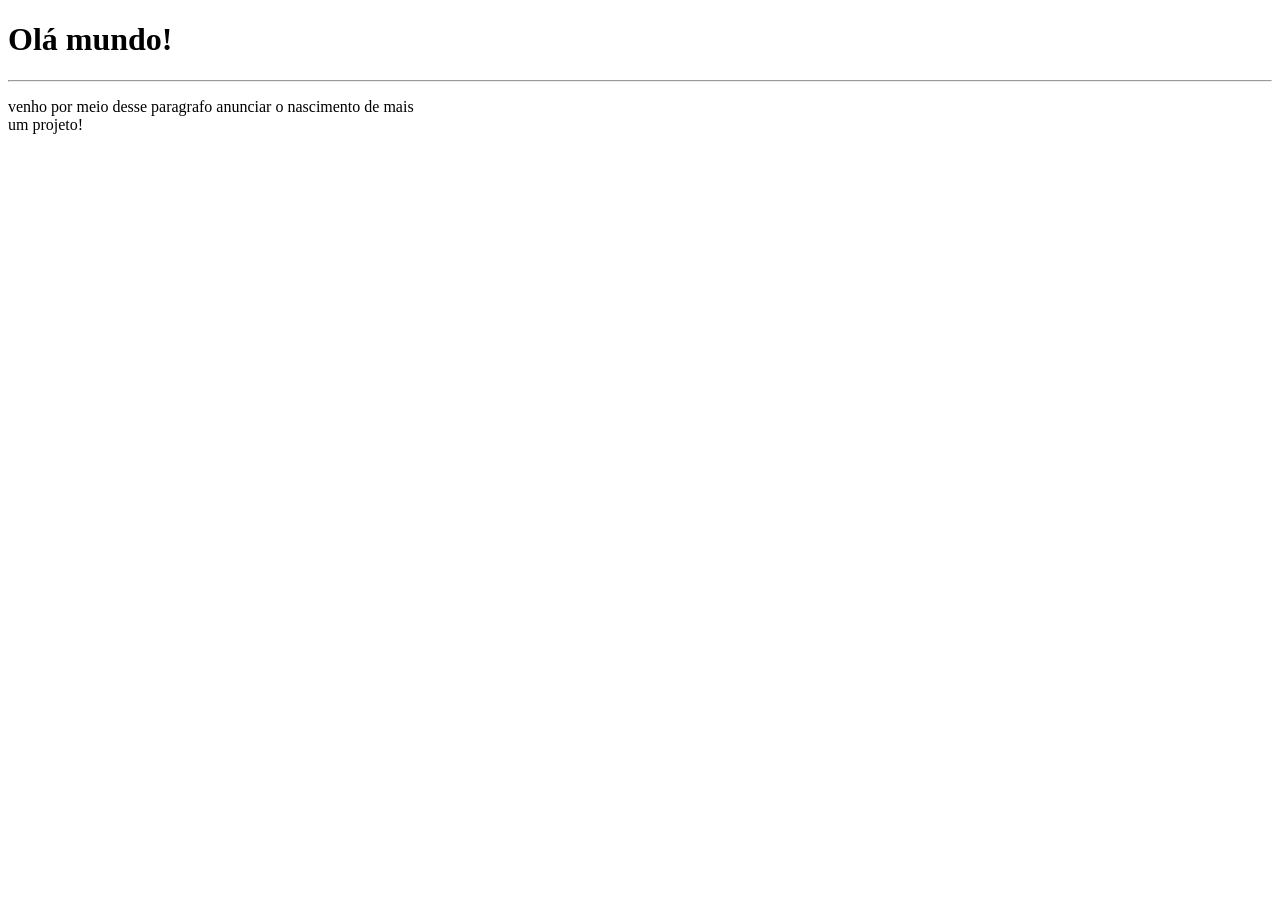
<file: index.html>
<!DOCTYPE html>
<html lang="en">
<head>
    <meta charset="UTF-8">
    <meta name="viewport" content="width=device-width, initial-scale=1.0">
    <title>PRG04 -PRIMEIRO EXEMPLO-</title>
</head>
<body>
    <H1>Olá mundo!</H1>
    <hr>
    <p>venho por meio desse paragrafo anunciar o nascimento de mais<br> um projeto!</p>
</body>
</html>
</file>
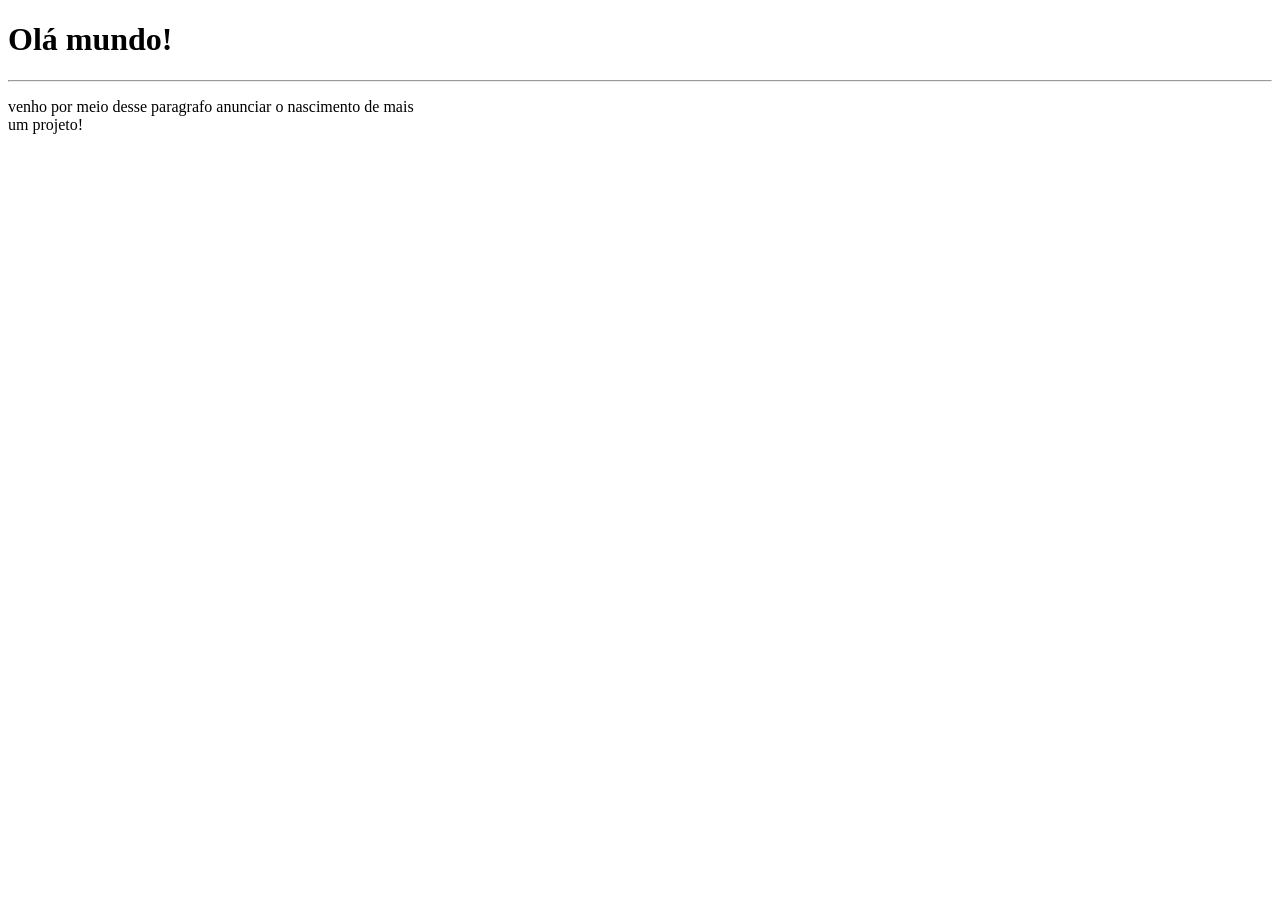
<file: infraestructure/index.html>
<!DOCTYPE html>
<html lang="en">
<head>
    <meta charset="UTF-8">
    <meta name="viewport" content="width=device-width, initial-scale=1.0">
    <title>PRG04 -PRIMEIRO EXEMPLO-</title>
    <link rel="icon" type="images/x-icon" href="/infraestructure/images/favicon.ico" >
</head>
<body>
    <H1>Olá mundo!</H1>
    <hr>
    <p>venho por meio desse paragrafo anunciar o nascimento de mais<br> um projeto!</p>
</body>
</html>
</file>
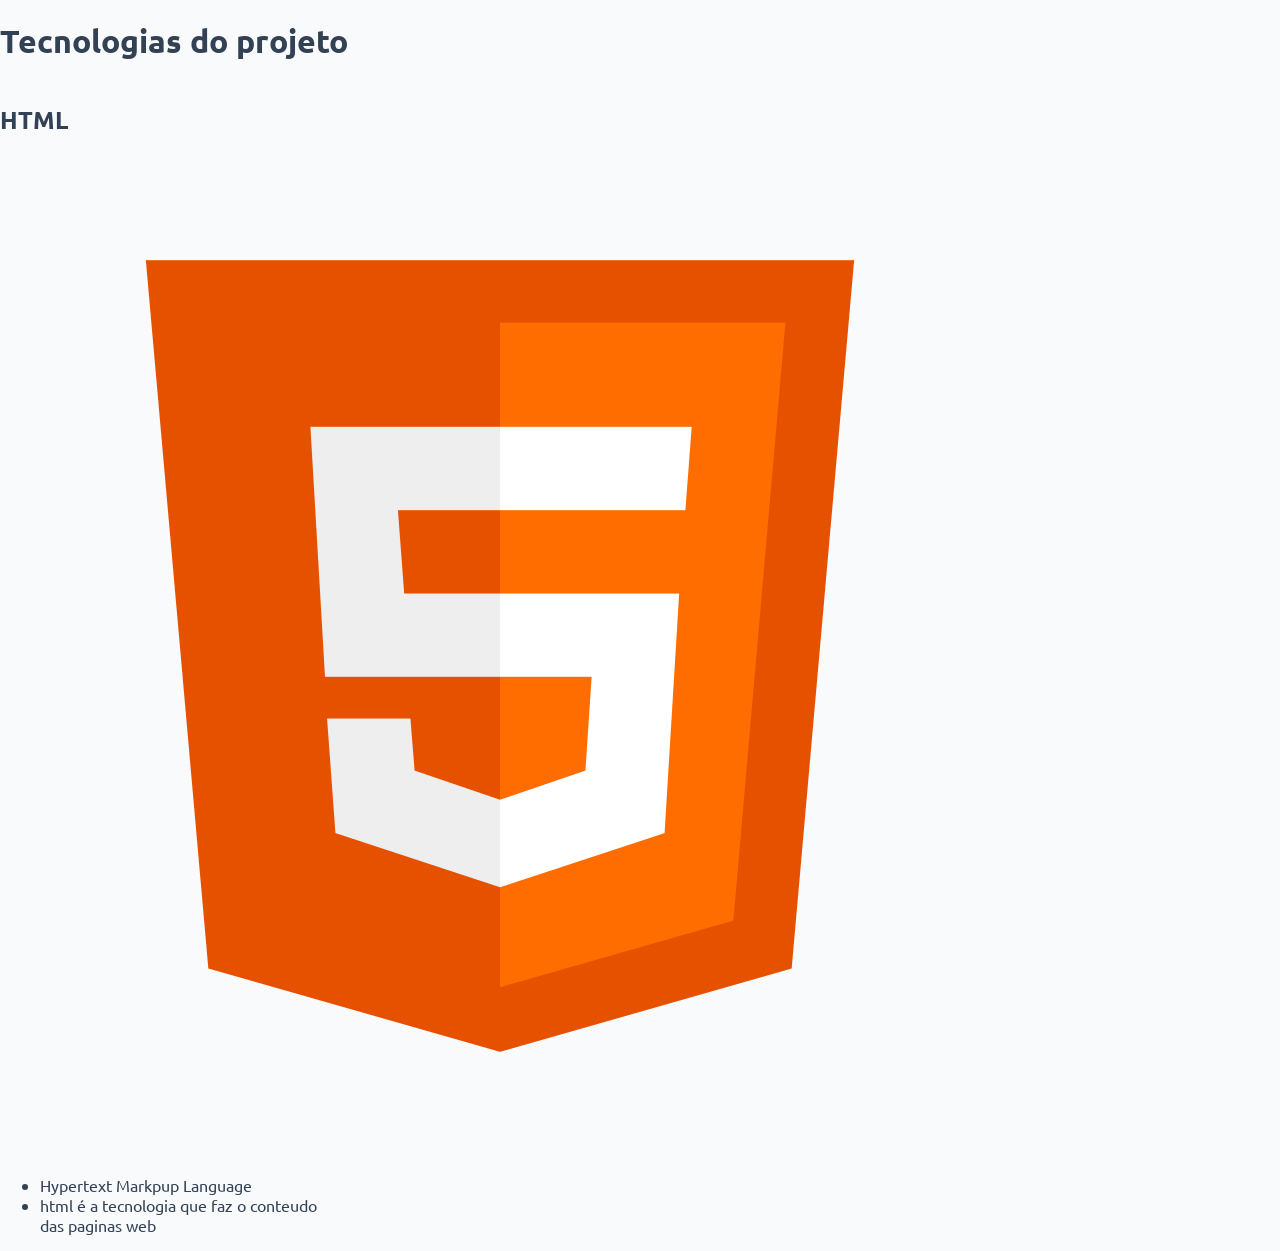
<file: infraestructure/pages/atividade-3.html>
<!DOCTYPE html>
<html lang="en">
<head>
    <meta charset="UTF-8">
    <meta name="viewport" content="width=device-width, initial-scale=1.0">
    <title>Tecnologias do projeto</title>
    <link rel="icon" type="images-icon" href="\infraestructure\images\Icons8-Windows-8-Very-Basic-About.512.png">
    <link rel="stylesheet" href="\infraestructure\assets\css\global\styles.css">
</head>
<body>
    <h1>Tecnologias do projeto</h1>
    <h2>HTML</h2>
    <picture>
        <source media="(max-width: 1050px)" srcset="\infraestructure\assets\images\icons8-html-5-480.png">
        <img src="\infraestructure\assets\images\icons8-html-5-1000.png" alt="Logo Html">
        
    </picture>
    <ul>
        <li>Hypertext Markpup Language</li>
        <li>html é a tecnologia que faz o conteudo <br>das paginas web</li>
    </ul>
</body>
</html>
</file>
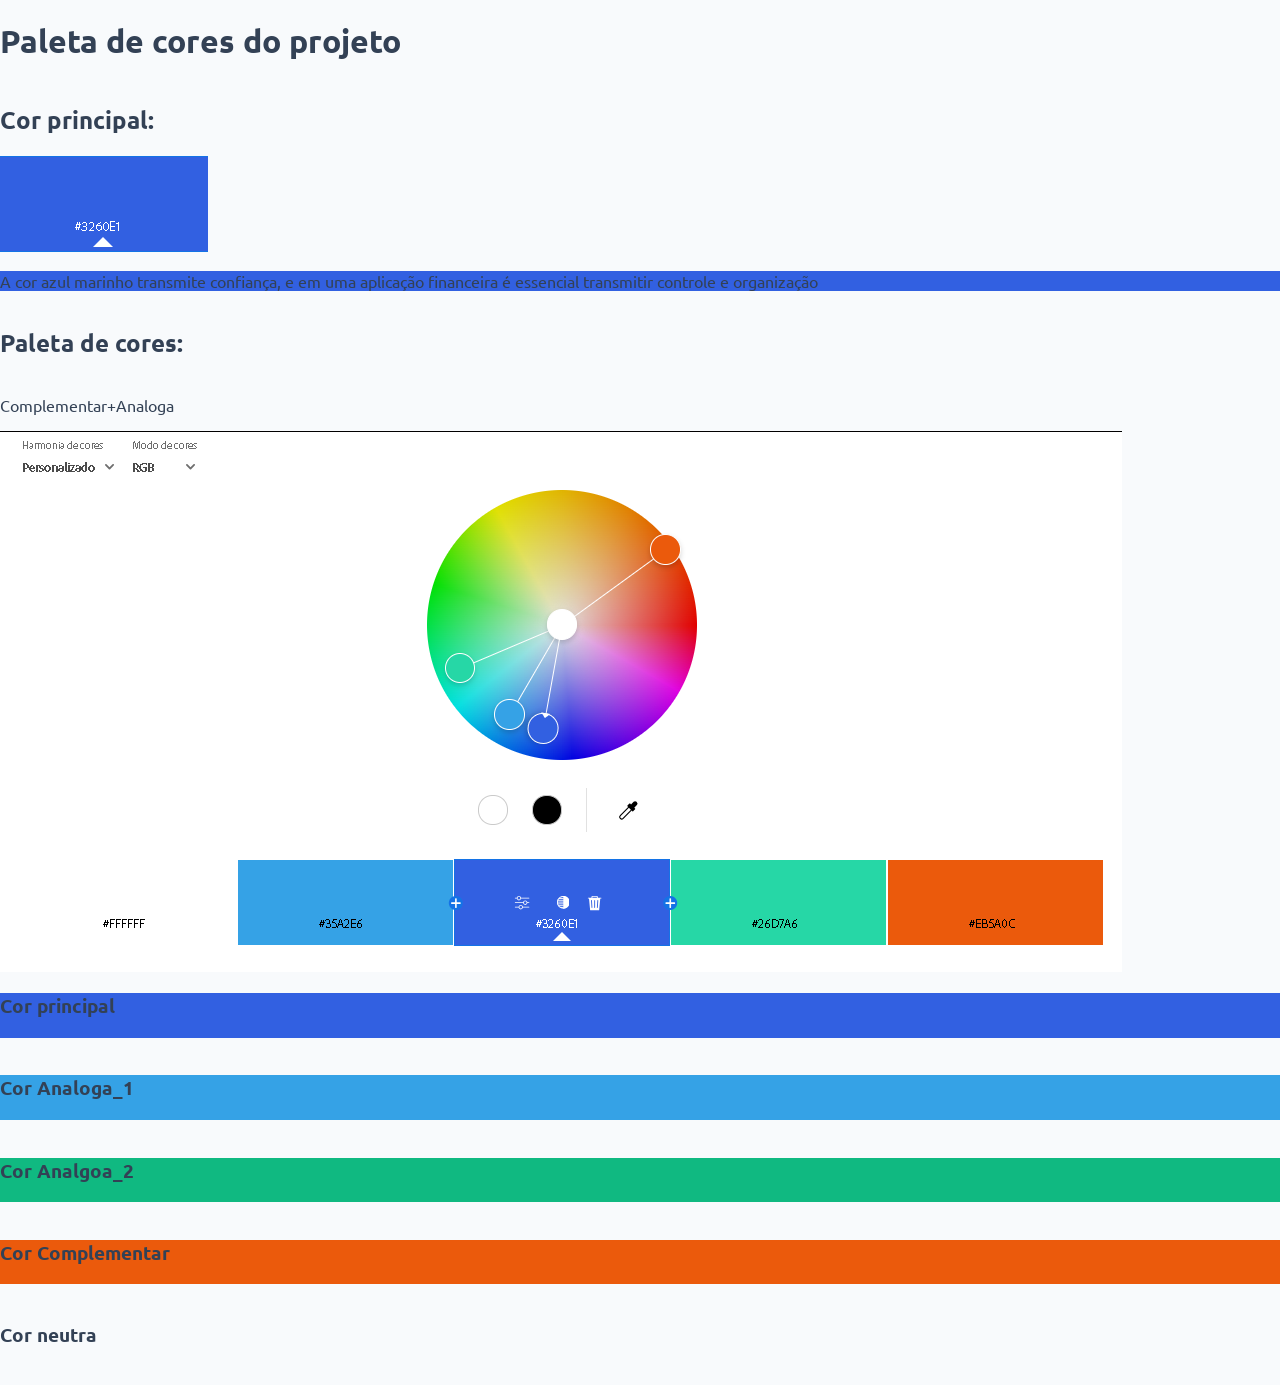
<file: infraestructure/pages/cores.html>
<!DOCTYPE html>
<html lang="en">
<head>
    <meta charset="UTF-8">
    <meta name="viewport" content="width=device-width, initial-scale=1.0">
    <title>Document</title>
    <link rel="stylesheet" href="/infraestructure/assets/css/global/styles.css">

</head>
<body>
    <h1>Paleta de cores do projeto</h1>
    <h2>Cor principal:</h2>
    
<picture>
    <img src="/infraestructure/assets/images/Cor_principal.png">
</picture>
    <p style="background-color: #3260E1;">A cor azul marinho transmite confiança, e em uma aplicação financeira é essencial transmitir controle e organização</p>
    <h2>Paleta de cores:</h2>
    <p>Complementar+Analoga</p>
<picture>
    <source media="(max-width: 1122px)">
    <img src="/infraestructure/assets/images/Paleta.png">
</picture>

    <h3 style="background-color: #3260E1;">Cor principal</p>
    <h3 style="background-color: #35A2E6;">Cor Analoga_1</p>
    <h3 style="background-color: #10B981"> Cor Analgoa_2</p>
    <h3 style="background-color: #EB5A0C"> Cor Complementar</p>
    <h3>Cor neutra</p>

</body>
</html>
</file>
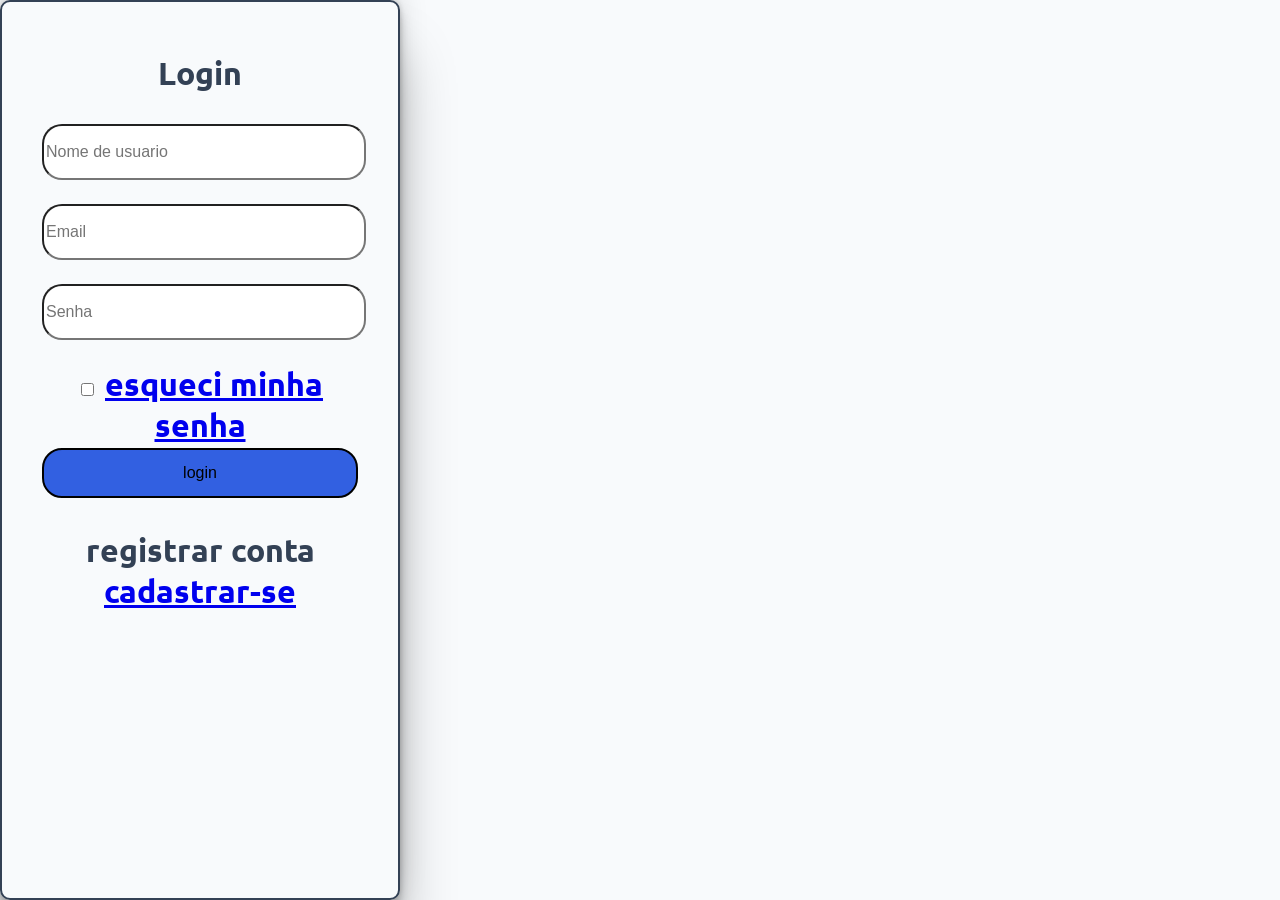
<file: infraestructure/pages/login.html>
<!DOCTYPE html>
<html lang="en">
<head>
    <meta charset="UTF-8">
    <meta name="viewport" content="width=device-width, initial-scale=1.0">
    <title>Login</title>
    <link rel="stylesheet" href="\infraestructure\assets\css\global\styles.css">

</head>
<body>

    <main class="container">
        <div>
            <form id="loginForm">
                <h1>Login</h>
                <div class="input-box">
                    <input type="text" name="nome"  id="nome" placeholder="Nome de usuario">
                </div>
                <div class="input-box">
                    <input  type="email" name="email" id="email" placeholder="Email">
                </div>
                <div class="input-box">
                    <input type="password" name="Senha" id="senha" placeholder="Senha">
                </div>

                <div>
                    <label>
                        <input type="checkbox">
                    </label>
                    <a href="#">esqueci minha senha</a>
                </div>

                <p id="erro" style="color: red; display: none;">Usuário ou senha incorretos.</p>

                <div class="input-button">
                    <input type="submit" value="login">
                </div>
                
                <div>
                    <p>registrar conta <a href="#">cadastrar-se</a></p>
                </div>
                
            </form>
        </div>
    

        <script>

        const USUARIO_VALIDO = "admin";
        const EMAIL_VALIDO   = "admin@email.com";
        const SENHA_VALIDA   = "1234";

        document.getElementById("loginForm").addEventListener("submit", function(event) {
            event.preventDefault(); 

            const nome  = document.getElementById("nome").value.trim();
            const email = document.getElementById("email").value.trim();
            const senha = document.getElementById("senha").value;
            const erro  = document.getElementById("erro");

            // Validação
            if (nome === USUARIO_VALIDO && email === EMAIL_VALIDO && senha === SENHA_VALIDA) {
                erro.style.display = "none";
                window.location.href = "painel-adm.html"; 
            } else {
                erro.style.display = "block";
            }
        });
    </script>
    </main>
</body>
</html>
</file>
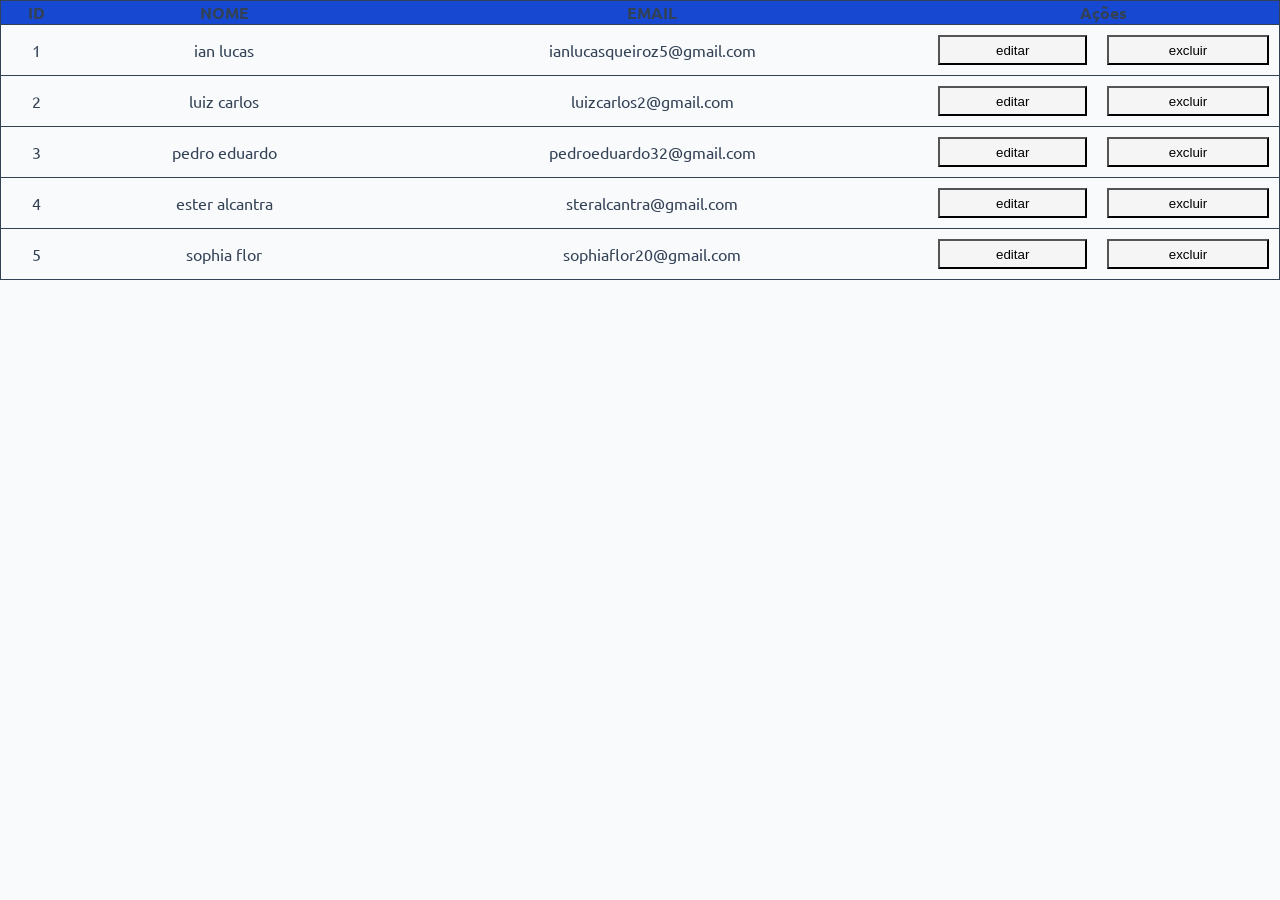
<file: infraestructure/pages/painel-adm.html>
<!DOCTYPE html>
<html lang="en">
<head>
    <meta charset="UTF-8">
    <meta name="viewport" content="width=device-width, initial-scale=1.0">
    <title>Painel Administrativo</title>
    <link rel="stylesheet" href="\infraestructure\assets\css\global\styles.css">
</head>
<body>
    

    <main>

      <table id="tabelspec"><thead>
  <tr>
    <th>ID</th>
    <th>NOME</th>
    <th>EMAIL</th>
    <th colspan="2">Ações</th>
  </tr></thead>
<tbody>
  <tr>
    <td>1</td>
    <td>ian lucas</td>
    <td>ianlucasqueiroz5@gmail.com</td>
    <td><button class="botao">editar</button></td>
    <td><button class="botao">excluir
      
    </button></td>
  </tr>
  <tr>
    <td>2</td>
    <td>luiz carlos</td>
    <td>luizcarlos2@gmail.com</td>
    <td><button class="botao">editar</button></td>
    <td><button class="botao">excluir
      
    </button></td>
  </tr>
  <tr>
    <td>3</td>
    <td>pedro eduardo</td>
    <td>pedroeduardo32@gmail.com</td>
    <td><button class="botao">editar</button></td>
    <td><button class="botao">excluir
      
    </button></td>
  </tr>
  <tr>
    <td>4</td>
    <td>ester alcantra</td>
    <td>steralcantra@gmail.com</td>
    <td><button class="botao">editar</button></td>
    <td><button class="botao">excluir
      
    </button></td>
  </tr>
  <tr>
    <td>5</td>
    <td>sophia flor</td>
    <td>sophiaflor20@gmail.com</td>
    <td><button class="botao">editar</button></td>
    <td><button class="botao">excluir
  </tr>
</tbody>
</table>
        

    </main>


</body>
</html>
</file>
<file: infraestructure/assets/css/global/styles.css>
@import url('https://fonts.googleapis.com/css2?family=Ubuntu:ital,wght@0,300;0,400;0,500;0,700;1,300;1,400;1,500;1,700&display=swap');



:root{
    --cor-primaria: #3260E1;
    --cor-analoga1: #35A2E6;
    --cor-analoga2: #10B981;
    --cor-complementar: #EB5A0C;
    --cor-fundo: #F8FAFC;

}


nav#menu{
   display: flex;
   flex-direction: column;
   justify-content: center;
   align-items: center;
   padding: 1rem 1rem;
   width: 100%;
   box-sizing: border-box;
   flex-wrap: wrap;
   gap: 1rem;
}

nav#menu ul{
    list-style: none;
    text-transform: uppercase;
    justify-content: center;
    align-items: center;
    display: flex;
    padding: 5px;
    flex-wrap: wrap;
    gap: 3px;
    width: 100%;
}

nav#menu li{
    display: inline-block;
    background-color: var(--cor-analoga1);
    padding: 6px 8px;
    margin: 1px;
    transition: background-color 1s;
    letter-spacing: 1px;
    margin-left: 3px;
    font-size: 0.85rem;
}

nav#menu li:hover{
    background-color: var(--cor-complementar);
}

nav#menu a{
    color: black;
    font-size: 0.9rem;
    text-decoration:none;
    align-items: center;
    display: inline-block;
}

header#headbar{
    max-width: 100%;
    width: 100%;
    display: flex;
    flex-direction: column;
    height: 15vh;
    background-color: var(--cor-analoga1);
    justify-content: center;
}

table#tabelspec{
    border: 1px solid;
    border-spacing: 0px;
    margin-left: auto;
    margin-right: auto;
    border-collapse: collapse;
    width: 95%;
}

table#tabelspec td{
    border-top: 1px solid;
    border-bottom: 1px solid;
    padding: 8px;
    text-align: center;
    font-size: 0.85rem;
}

table#tabelspec thead{
    background-color: #1648d1;
    font-size: 1rem;
}


.resposive-banner{
    max-width: 100%;
    min-width: 100%;
    height: auto;
    display: block;
    width: 100%;
}

.logo{
    display: flex;
    align-items: center;
}

.logo h1{
    font-size: 1.2rem;
    margin: 0;
}

.login-button button{
    border: none;
    background-color: var(--cor-analoga1);
    padding: 8px 12px;
    border-radius: 5px ;
}

body{
    background-color: var(--cor-fundo);
    font-family: "Ubuntu", sans-serif;
    color:#334155;
    min-height: 100vh;
    display: flex;
    flex-direction: column;
    margin: 0;
    padding: 0;
}


main{
    display: flex;
    flex-direction: column;
    align-items: center;
    max-width: 100%;
    width: 100%;
    box-sizing: border-box;
    flex: 1;
}

.container{
    width: 90%;
    max-width: 320px;
    height: 100%;
    background-color: transparent;
    border: 2px solid;
    border-radius: 10px;
    font-size: 0.9rem;
    padding: 20px 25px;
    box-shadow: rgba(0, 0, 0, 0.25) 0px 54px 55px, rgba(0, 0, 0, 0.12) 0px -12px 30px, rgba(0, 0, 0, 0.12) 0px 4px 6px, rgba(0, 0, 0, 0.17) 0px 12px 13px, rgba(0, 0, 0, 0.09) 0px -3px 5px;
}

.container h1{
    font-size: 1.5rem;
    text-align: center;
}

.input-box{
    position: relative;
    width: 100%;
    height: 45px;
    margin: 20px 0;
}

.input-box input{
    width: 100%;
    height: 100%;
    font-size: 14px;
    border-radius: 20px;
}

.input-button input{
    width: 100%;
    height: 45px;
    border-radius: 20px;
    font-size: 14px;
    background-color: var(--cor-primaria);
    border: solid 2px;
}

.input-button input:hover{
    color: black;
    background-color: transparent;
}

.botao{
    width: 100%;
    height: 30px;
    border: radius 10px;
    background-color: whitesmoke;
}

.botao:hover{
    background-color: red;
    transform: scale(1.2);
    box-shadow:  4px 4px 6px 0 rgba(255,255,255,.5),
              -4px -4px 6px 0 rgba(116, 125, 136, .5), 
    inset -4px -4px 6px 0 rgba(255,255,255,.2),
    inset 4px 4px 6px 0 rgba(0, 0, 0, .4)
}

footer{
    width: 100%;
    padding: 1.5rem 1rem;
    background-color: var(--cor-primaria);
    color: white;
    text-align: center;
    margin-top: auto;
    box-sizing: border-box;
}

footer a{
    color: white;
    text-decoration: none;
    margin: 0.5rem;
    display: block;
    font-size: 0.9rem;
    transition: color 0.3s;
}

footer a:hover{
    color: var(--cor-complementar);
}

/* ========== MEDIA QUERIES - MOBILE FIRST ========== */

/* TABLETS - 601px and above */
@media (min-width: 601px) {
    nav#menu {
        flex-direction: row;
        padding: 1.2rem 1.5rem;
        justify-content: space-between;
    }

    nav#menu ul {
        justify-content: center;
        gap: 8px;
        padding: 8px;
        width: auto;
    }

    nav#menu li {
        padding: 8px 12px;
        margin: 3px;
        font-size: 0.95rem;
        letter-spacing: 1.5px;
        margin-left: 0;
    }

    nav#menu a {
        font-size: 0.95rem;
    }

    header#headbar {
        height: 18vh;
        flex-direction: row;
    }

    .logo h1 {
        font-size: 1.5rem;
    }

    .login-button button {
        padding: 10px 14px;
    }

    .container {
        width: 85%;
        max-width: 400px;
        padding: 25px 35px;
        font-size: 0.95rem;
    }

    .container h1 {
        font-size: 1.8rem;
    }

    .input-box {
        height: 48px;
        margin: 25px 0;
    }

    .input-box input {
        font-size: 15px;
    }

    .input-button input {
        height: 48px;
        font-size: 15px;
    }

    table#tabelspec {
        width: 90%;
    }

    table#tabelspec td {
        padding: 10px;
        font-size: 0.95rem;
    }

    footer {
        padding: 2rem 1.5rem;
    }

    footer a {
        margin: 0 1rem;
        display: inline-block;
        font-size: 0.95rem;
    }
}

/* DESKTOPS - 1025px and above */
@media (min-width: 1025px) {
    nav#menu {
        flex-direction: row;
        padding: 1.5rem 2rem;
        justify-content: space-between;
    }

    nav#menu ul {
        justify-content: flex-end;
        gap: 5px;
        padding: 10px;
        width: auto;
    }

    nav#menu li {
        padding: 8px 10px;
        margin: 2px;
        font-size: 1rem;
        letter-spacing: 2px;
        margin-left: 8px;
    }

    nav#menu a {
        font-size: 1rem;
    }

    header#headbar {
        height: 20vh;
    }

    .logo h1 {
        font-size: 1.8rem;
    }

    .login-button button {
        padding: 10px 15px;
    }

    .container {
        width: 420px;
        padding: 30px 40px;
        font-size: 1rem;
    }

    .container h1 {
        font-size: 2rem;
    }

    .input-box {
        height: 50px;
        margin: 30px 0;
    }

    .input-box input {
        font-size: 16px;
    }

    .input-button input {
        height: 50px;
        font-size: 16px;
    }

    table#tabelspec {
        width: 100%;
    }

    table#tabelspec td {
        padding: 10px;
        font-size: 1rem;
    }

    footer {
        padding: 2rem;
    }

    footer a {
        margin: 0 1rem;
        display: inline-block;
        font-size: 1rem;
    }
}
</file>
